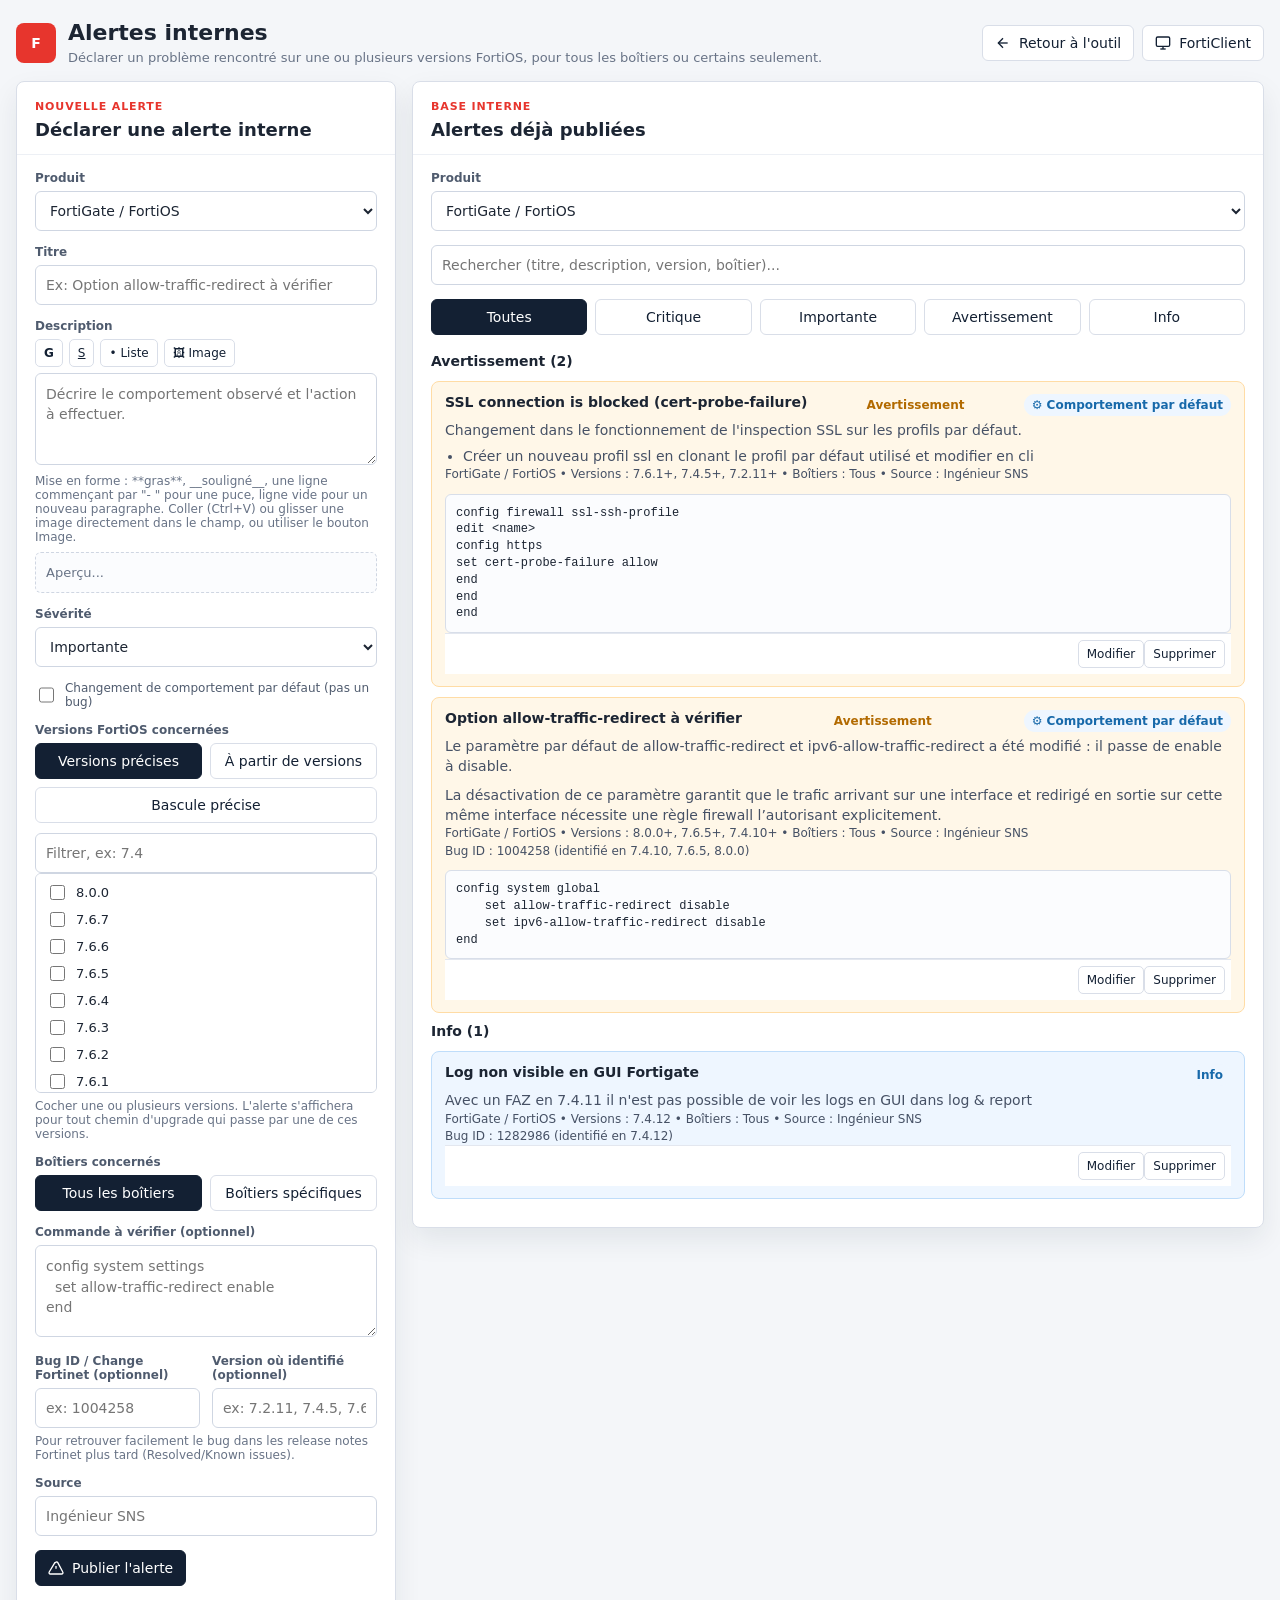
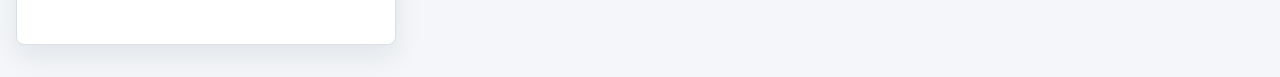
<file: app/alerte/index.html>
<!doctype html>
<html lang="fr">
<head>
  <meta charset="utf-8" />
  <meta name="viewport" content="width=device-width, initial-scale=1" />
  <title>Alertes internes — FortiOS Upgrade Intelligence</title>
  <link rel="stylesheet" href="../shared.css" />
</head>
<body>
  <main class="shell">
    <header class="topbar">
      <div class="brand-block">
        <div class="mark">F</div>
        <div>
          <h1>Alertes internes</h1>
          <p class="subtitle">Déclarer un problème rencontré sur une ou plusieurs versions FortiOS, pour tous les boîtiers ou certains seulement.</p>
        </div>
      </div>
      <div class="toolbar">
        <a class="btn" href="../" title="Retour à l'outil de chemin d'upgrade">
          <svg viewBox="0 0 24 24" fill="none" stroke="currentColor"><path d="M19 12H5"/><path d="m12 19-7-7 7-7"/></svg>
          Retour à l'outil
        </a>
        <a class="btn" href="../forticlient/" title="Versions et compatibilité FortiClient / FortiClient EMS">
          <svg viewBox="0 0 24 24" fill="none" stroke="currentColor"><rect x="2" y="3" width="20" height="14" rx="2"/><path d="M8 21h8"/><path d="M12 17v4"/></svg>
          FortiClient
        </a>
      </div>
    </header>

    <section class="grid">
      <aside class="panel">
        <div class="panel-header">
          <p class="eyebrow">Nouvelle alerte</p>
          <h2 class="panel-title">Déclarer une alerte interne</h2>
        </div>
        <div class="panel-body">
          <div class="field">
            <label for="productSelect">Produit</label>
            <select id="productSelect"></select>
          </div>
          <div class="field">
            <label for="titleInput">Titre</label>
            <input type="text" id="titleInput" placeholder="Ex: Option allow-traffic-redirect à vérifier" autocomplete="off" />
          </div>
          <div class="field">
            <label for="descriptionInput">Description</label>
            <div class="rich-toolbar">
              <button type="button" class="mini" id="boldButton" title="Gras (**texte**)"><b>G</b></button>
              <button type="button" class="mini" id="underlineButton" title="Souligné (__texte__)"><u>S</u></button>
              <button type="button" class="mini" id="bulletButton" title="Liste à puces">• Liste</button>
              <button type="button" class="mini" id="imageButton" title="Insérer une capture d'écran">🖼 Image</button>
              <input type="file" id="imageFileInput" class="file-input" accept="image/png,image/jpeg,image/gif,image/webp" />
            </div>
            <textarea id="descriptionInput" placeholder="Décrire le comportement observé et l'action à effectuer."></textarea>
            <p class="hint">Mise en forme : **gras**, __souligné__, une ligne commençant par "- " pour une puce, ligne vide pour un nouveau paragraphe. Coller (Ctrl+V) ou glisser une image directement dans le champ, ou utiliser le bouton Image.</p>
            <div class="rich-preview rich-text" id="descriptionPreview"></div>
          </div>
          <div class="field">
            <label for="severitySelect">Sévérité</label>
            <select id="severitySelect">
              <option value="critical">Critique</option>
              <option value="important" selected>Importante</option>
              <option value="warning">Avertissement</option>
              <option value="info">Info</option>
            </select>
          </div>
          <div class="field">
            <label style="display: flex; align-items: center; gap: 8px; font-weight: 400;">
              <input type="checkbox" id="behaviorChangeInput" style="width: 16px; height: 16px;" />
              Changement de comportement par défaut (pas un bug)
            </label>
          </div>

          <div class="field">
            <label>Versions FortiOS concernées</label>
            <div class="toggle-group" style="flex-wrap: wrap;">
              <button type="button" class="btn active" id="versionModeExactButton">Versions précises</button>
              <button type="button" class="btn" id="versionModeFromButton">À partir de versions</button>
              <button type="button" class="btn" id="versionModeHopButton">Bascule précise</button>
            </div>

            <div id="versionExactField" style="margin-top: 10px;">
              <input type="text" id="versionSearch" placeholder="Filtrer, ex: 7.4" autocomplete="off" />
              <div class="check-list" id="versionList"></div>
              <p class="hint">Cocher une ou plusieurs versions. L'alerte s'affichera pour tout chemin d'upgrade qui passe par une de ces versions.</p>
            </div>

            <div class="field hidden" id="versionFromField" style="margin-top: 10px;">
              <label>À partir de (une par branche concernée)</label>
              <input type="text" id="minVersionSearch" placeholder="Filtrer, ex: 7.4" autocomplete="off" />
              <div class="check-list" id="minVersionList"></div>
              <p class="hint">Cocher un point de départ par branche concernée (ex: 7.2.11 et 7.4.5 et 7.6.1 pour un correctif backporté dans ces trois branches). L'alerte s'affiche pour cette version et les versions suivantes de la même branche (7.4.5 déclenche sur 7.4.5+, mais pas sur 7.2.x ni 7.6.x sauf si cochées aussi).</p>
            </div>

            <div class="field hidden" id="versionHopField" style="margin-top: 10px;">
              <label>Bascule concernée</label>
              <div class="version-row">
                <div class="field">
                  <label for="hopFromSelect">Version de départ</label>
                  <select id="hopFromSelect"></select>
                </div>
                <div class="field">
                  <label for="hopToSelect">Version cible</label>
                  <select id="hopToSelect"></select>
                </div>
              </div>
              <p class="hint">Pour un bug qui ne se déclenche que pour CETTE bascule précise (ex: perte de <code>config system global</code> en passant de 7.6.6 à 7.6.7), pas pour toute upgrade qui passe par la version cible. L'alerte ne s'affiche que si le chemin calculé contient exactement ce saut.</p>
            </div>
          </div>

          <div class="field">
            <label>Boîtiers concernés</label>
            <div class="toggle-group">
              <button type="button" class="btn active" id="scopeAllButton">Tous les boîtiers</button>
              <button type="button" class="btn" id="scopeSomeButton">Boîtiers spécifiques</button>
            </div>
            <div class="field hidden" id="modelPickerField" style="margin-top: 10px;">
              <input type="text" id="modelSearch" placeholder="Filtrer, ex: 90G, 100F..." autocomplete="off" />
              <div class="check-list" id="modelList"></div>
            </div>
          </div>

          <div class="field">
            <label for="commandInput">Commande à vérifier (optionnel)</label>
            <textarea id="commandInput" placeholder="config system settings&#10;  set allow-traffic-redirect enable&#10;end"></textarea>
          </div>

          <div class="version-row">
            <div class="field">
              <label for="bugIdInput">Bug ID / Change Fortinet (optionnel)</label>
              <input type="text" id="bugIdInput" placeholder="ex: 1004258" autocomplete="off" />
            </div>
            <div class="field">
              <label for="bugVersionInput">Version où identifié (optionnel)</label>
              <input type="text" id="bugVersionInput" placeholder="ex: 7.2.11, 7.4.5, 7.6.1" autocomplete="off" />
            </div>
          </div>
          <p class="hint" style="margin-top: -8px; margin-bottom: 14px;">Pour retrouver facilement le bug dans les release notes Fortinet plus tard (Resolved/Known issues).</p>

          <div class="field">
            <label for="sourceInput">Source</label>
            <input type="text" id="sourceInput" placeholder="Ingénieur SNS" autocomplete="off" />
          </div>

          <div class="toolbar" style="justify-content: flex-start;">
            <button class="btn primary" id="submitButton">
              <svg viewBox="0 0 24 24" fill="none" stroke="currentColor"><path d="M10.29 3.86 1.82 18a2 2 0 0 0 1.71 3h16.94a2 2 0 0 0 1.71-3L14.71 3.86a2 2 0 0 0-3.42 0Z"/><path d="M12 9v4"/><path d="M12 17h.01"/></svg>
              <span id="submitButtonLabel">Publier l'alerte</span>
            </button>
            <button class="btn hidden" id="cancelEditButton" type="button">Annuler la modification</button>
          </div>
          <p class="message" id="formMessage"></p>
        </div>
      </aside>

      <section class="panel">
        <div class="panel-header">
          <p class="eyebrow">Base interne</p>
          <h2 class="panel-title">Alertes déjà publiées</h2>
        </div>
        <div class="panel-body" style="padding-bottom: 0;">
          <div class="field">
            <label for="productFilterSelect">Produit</label>
            <select id="productFilterSelect"></select>
          </div>
          <div class="field">
            <input type="text" id="advisorySearch" placeholder="Rechercher (titre, description, version, boîtier)..." autocomplete="off" />
          </div>
          <div class="toggle-group" id="severityFilterGroup" style="justify-content: flex-start; flex-wrap: wrap;">
            <button type="button" class="btn active" data-severity-filter="all">Toutes</button>
            <button type="button" class="btn" data-severity-filter="critical">Critique</button>
            <button type="button" class="btn" data-severity-filter="important">Importante</button>
            <button type="button" class="btn" data-severity-filter="warning">Avertissement</button>
            <button type="button" class="btn" data-severity-filter="info">Info</button>
          </div>
        </div>
        <div class="content-band" id="advisoryList"></div>
      </section>
    </section>
  </main>

  <script src="app.js"></script>
</body>
</html>
</file>
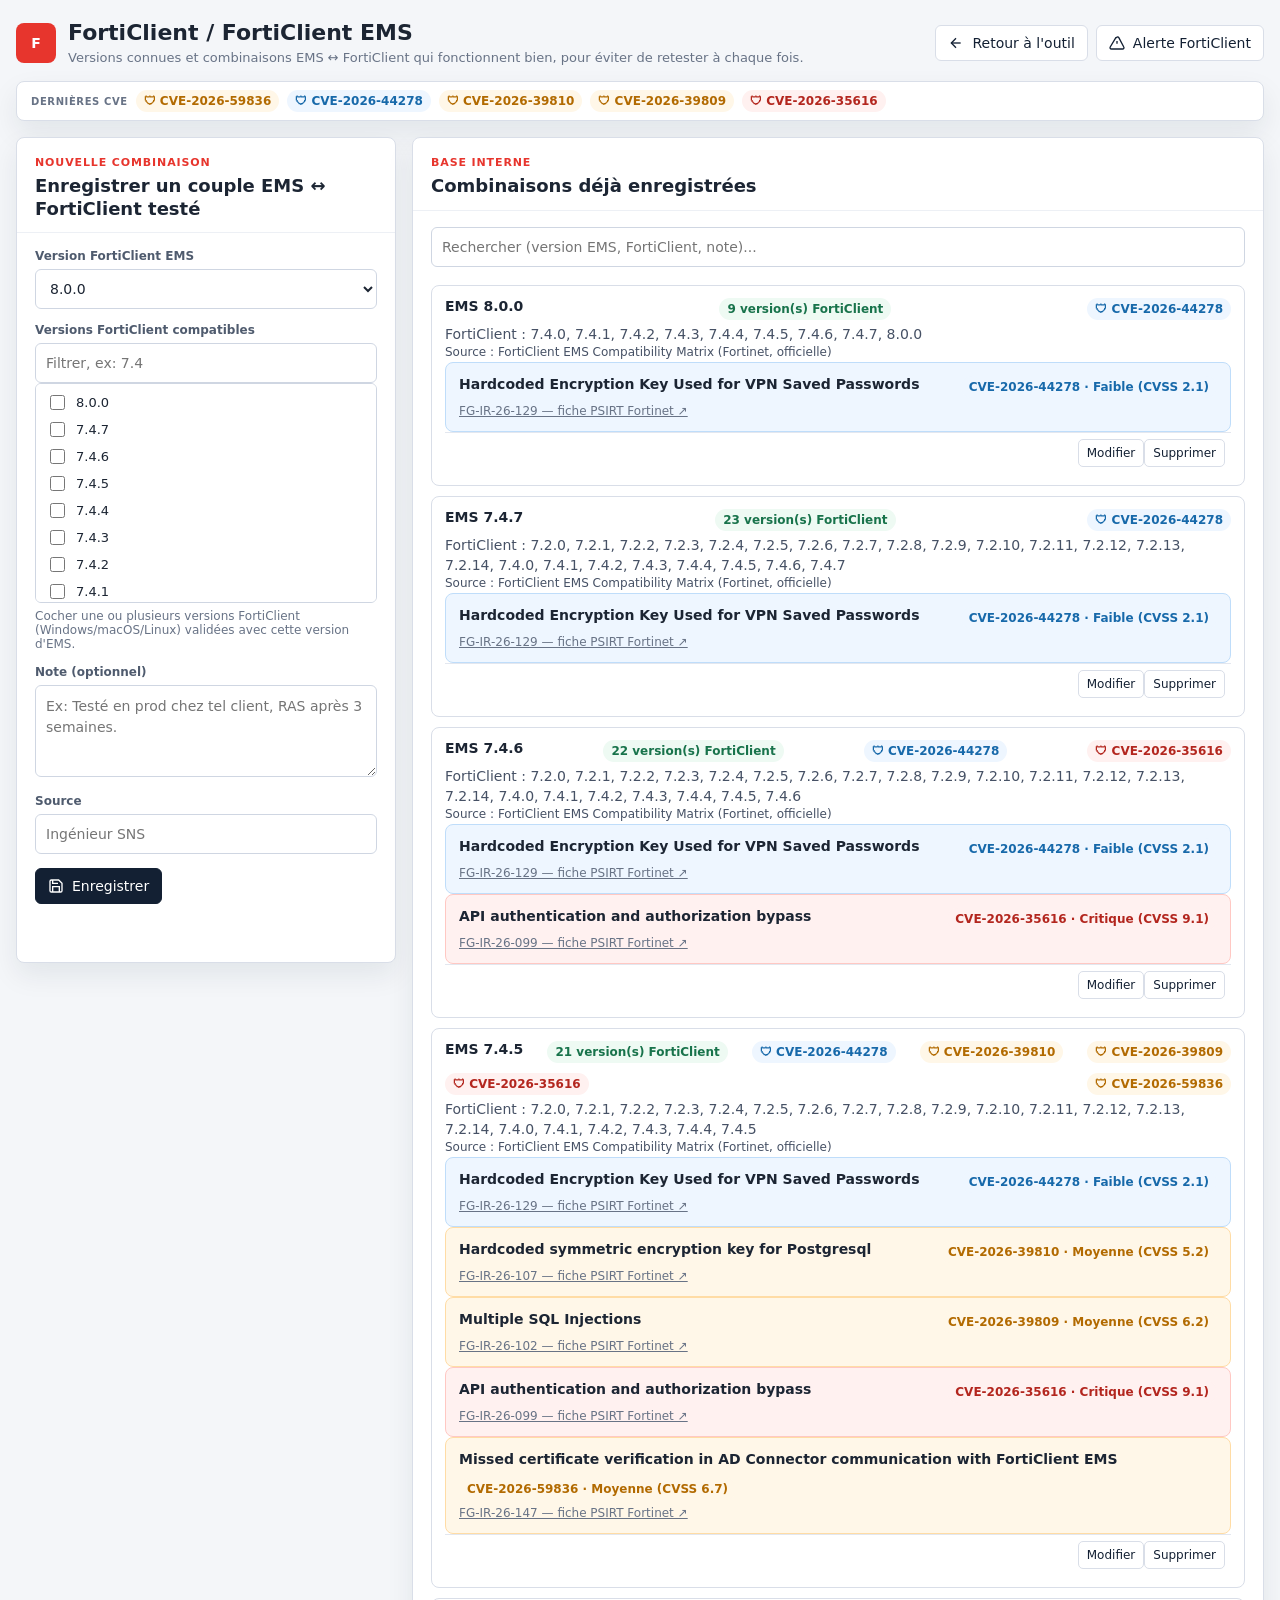
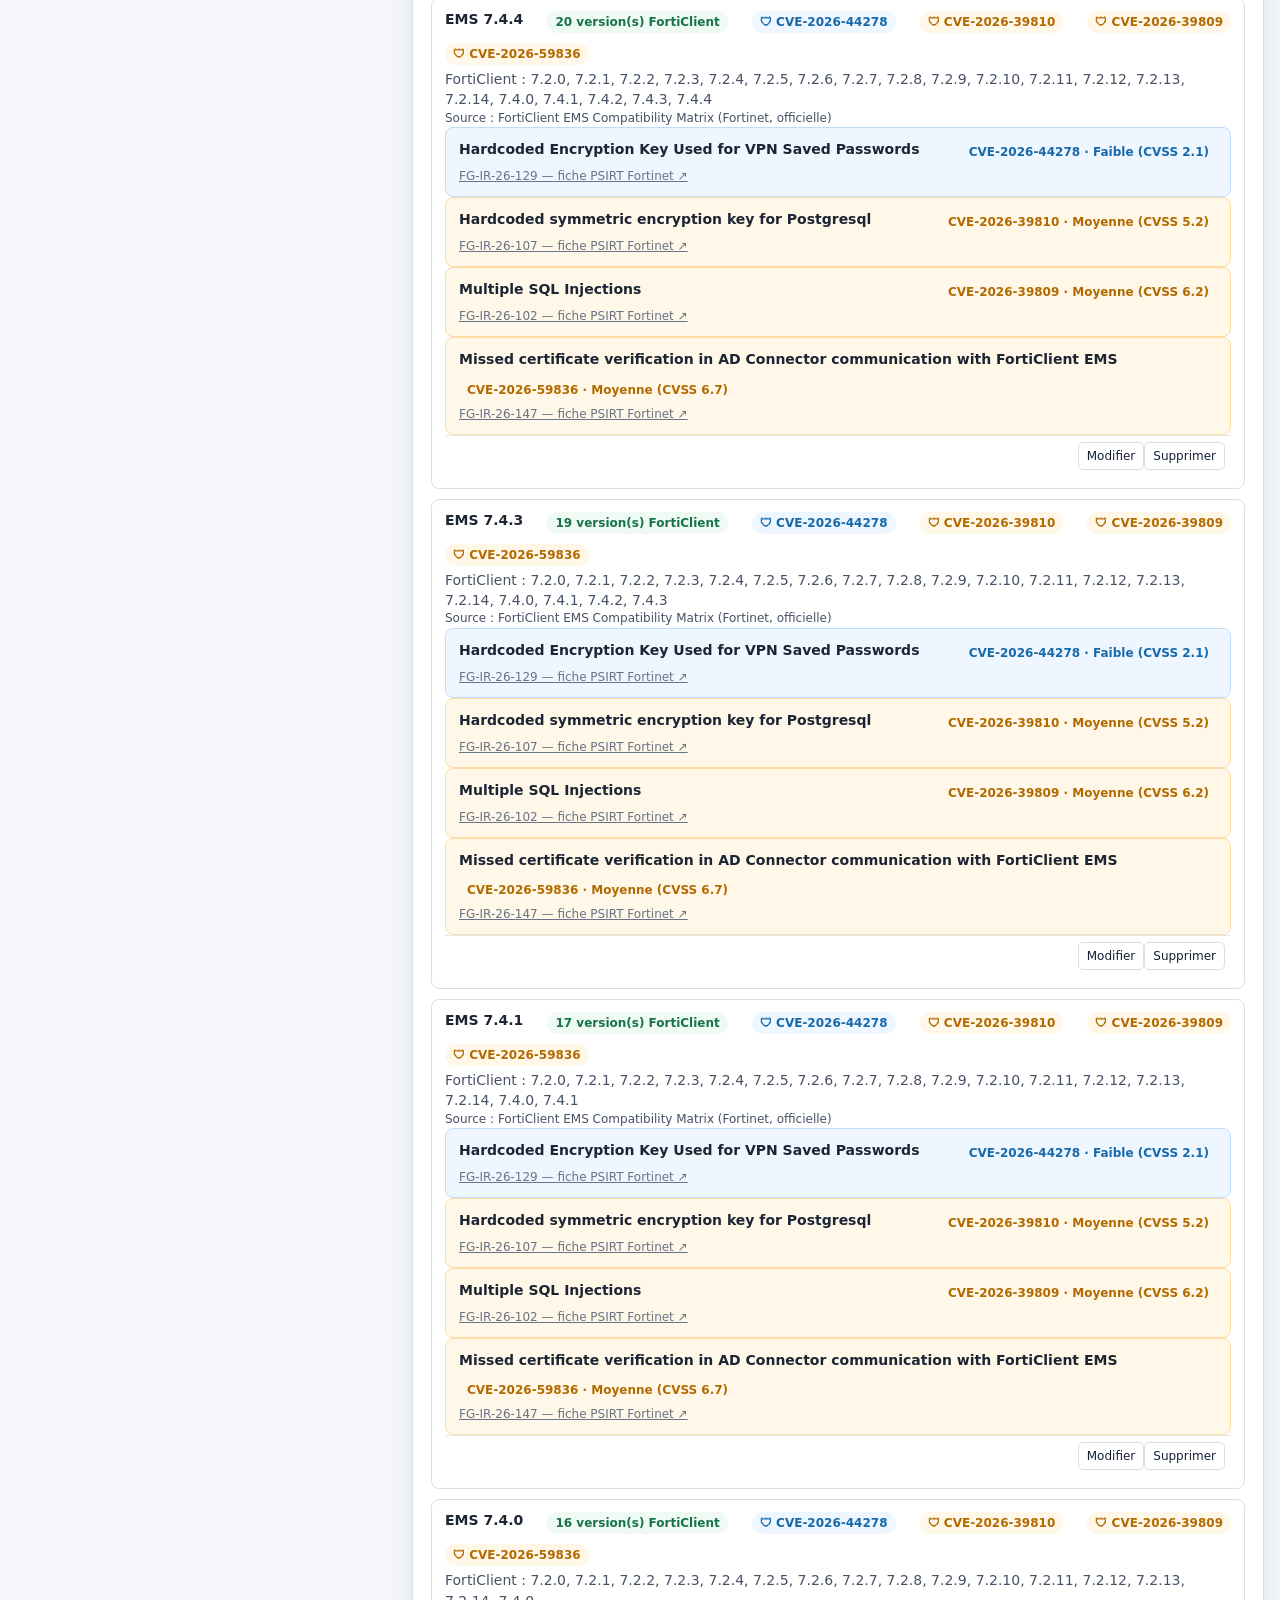
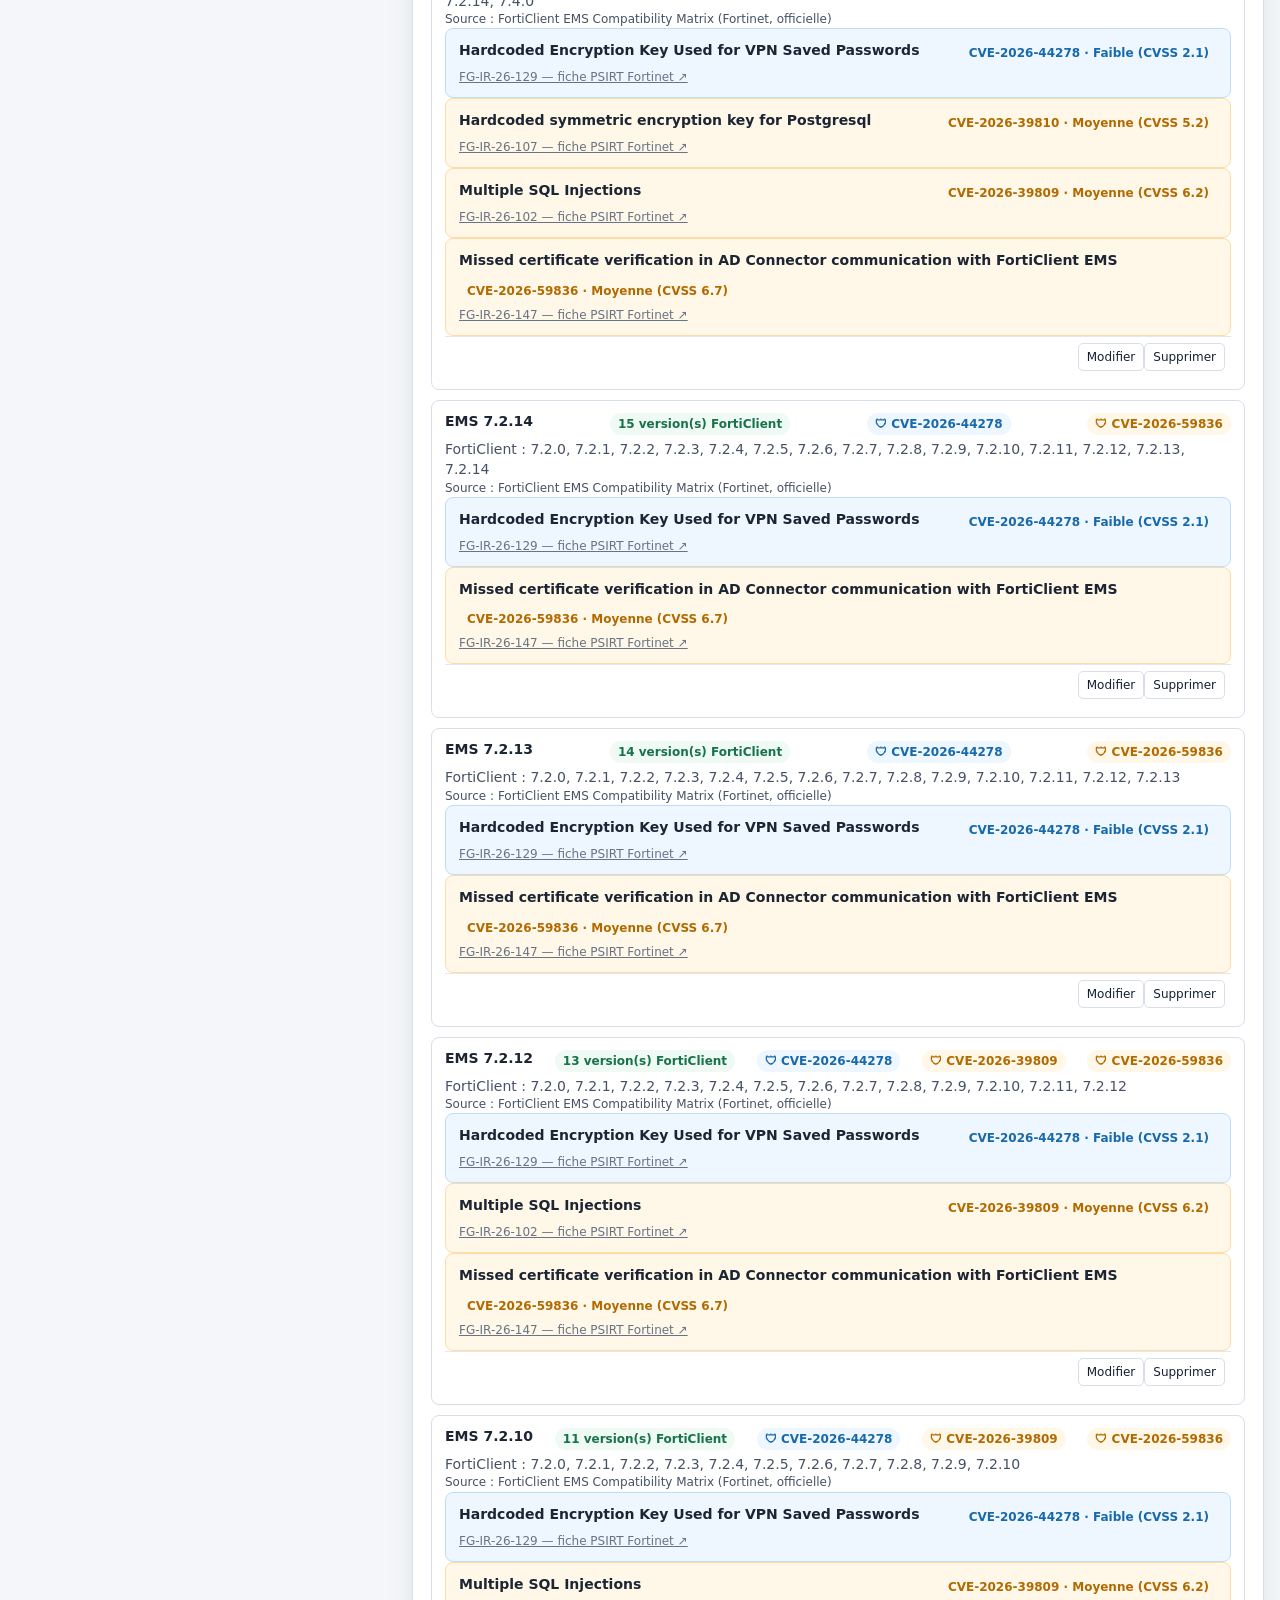
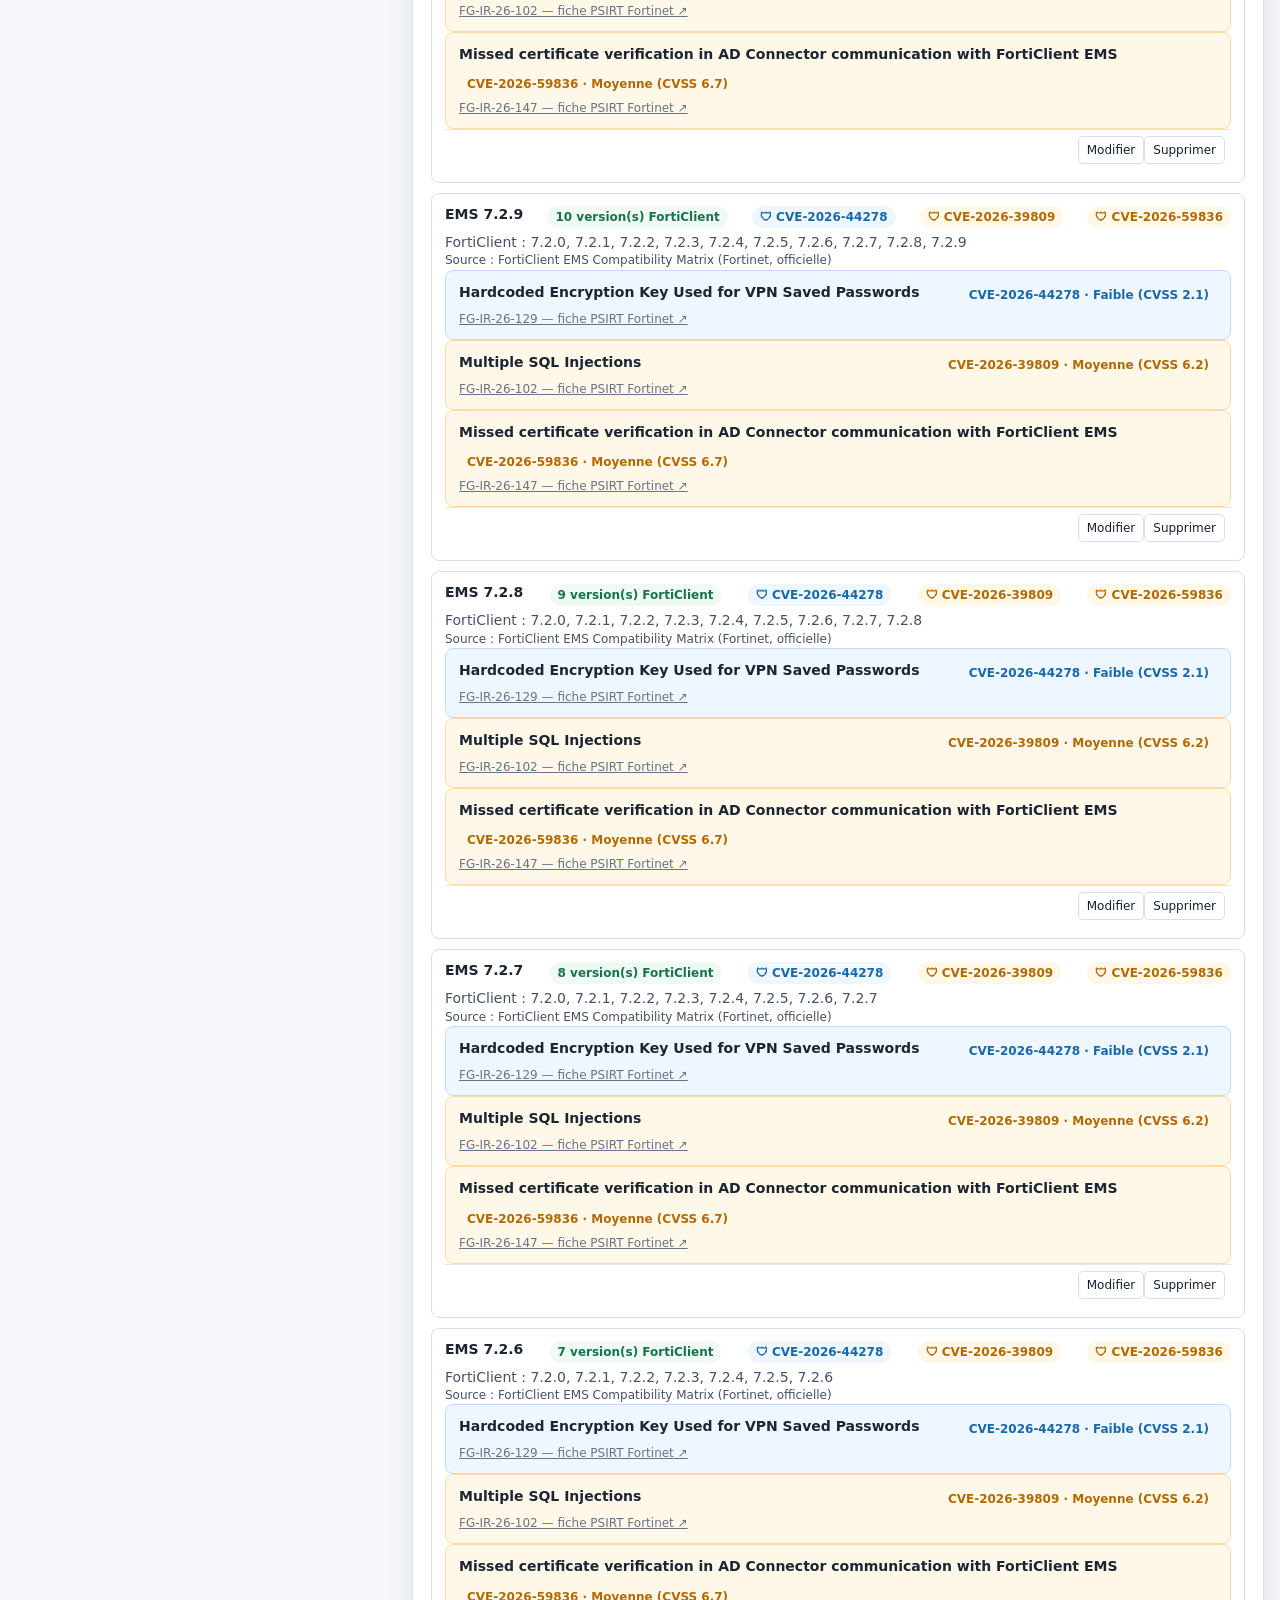
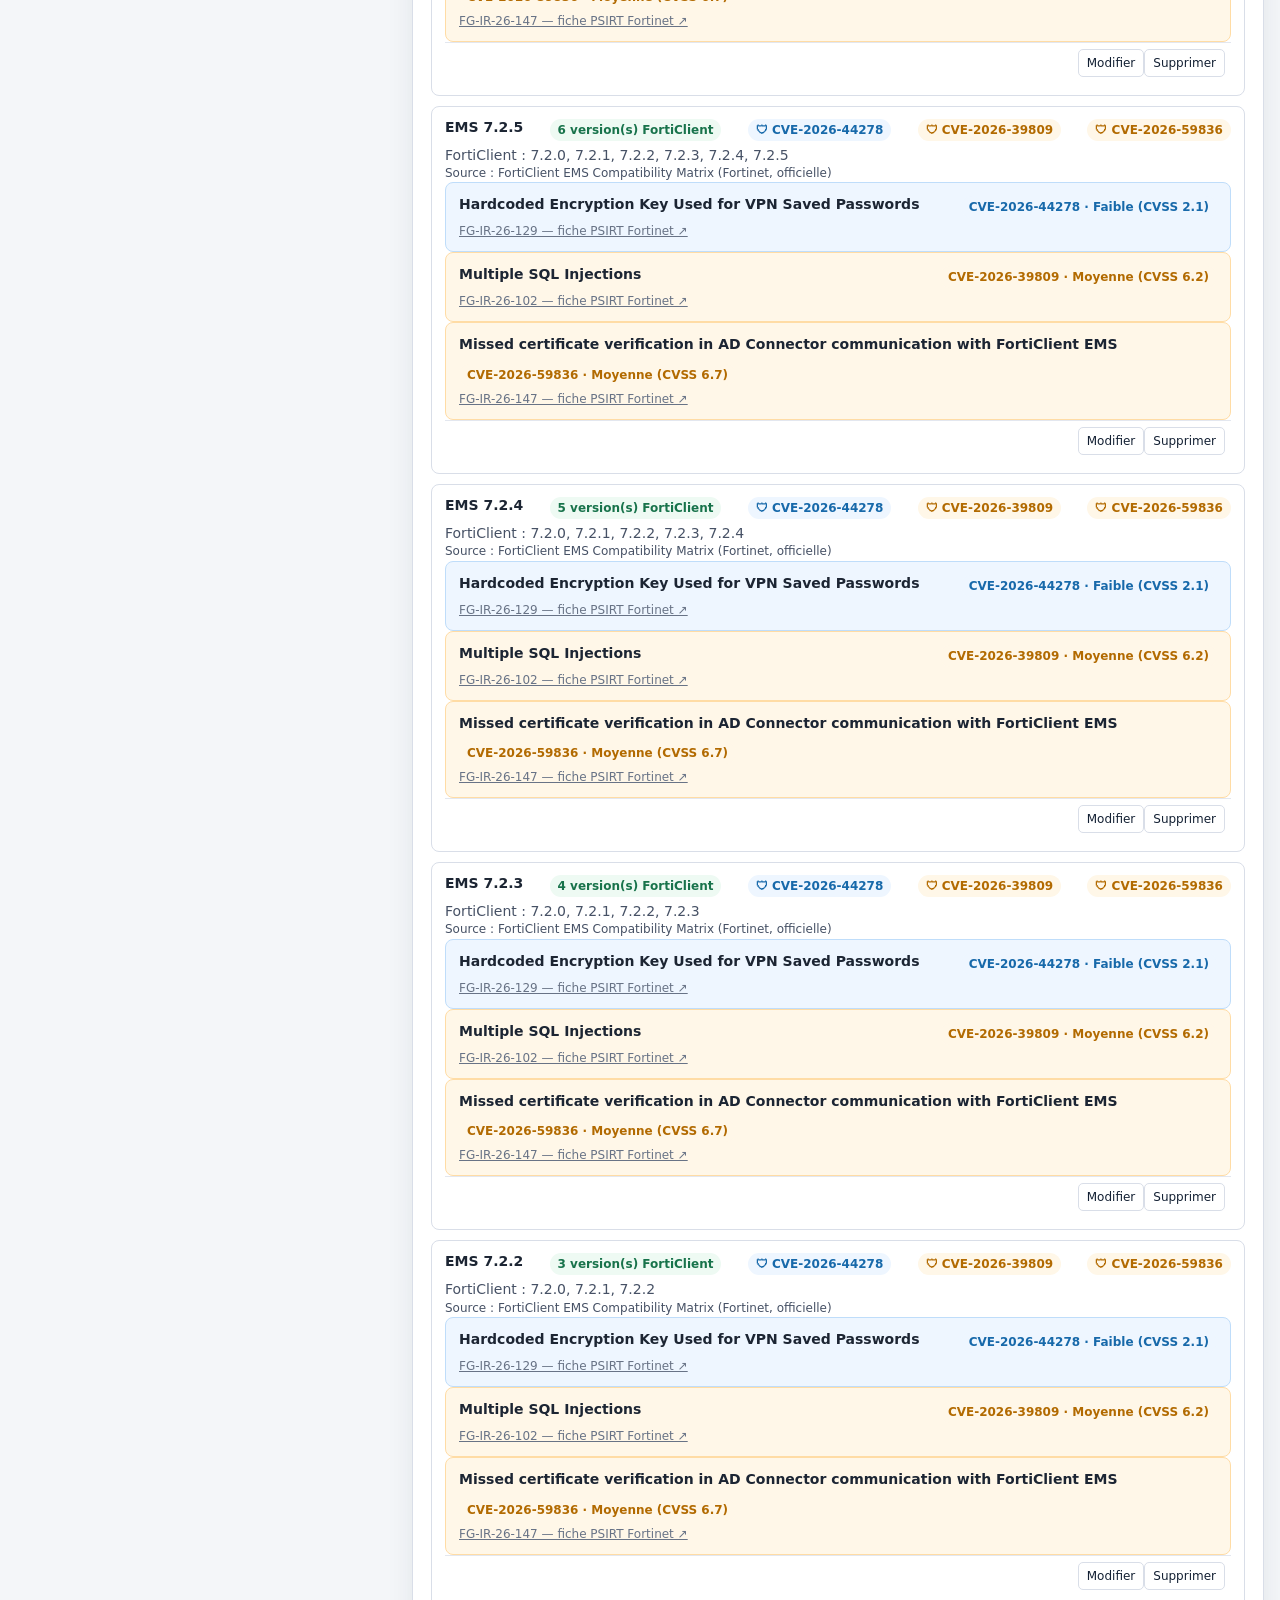
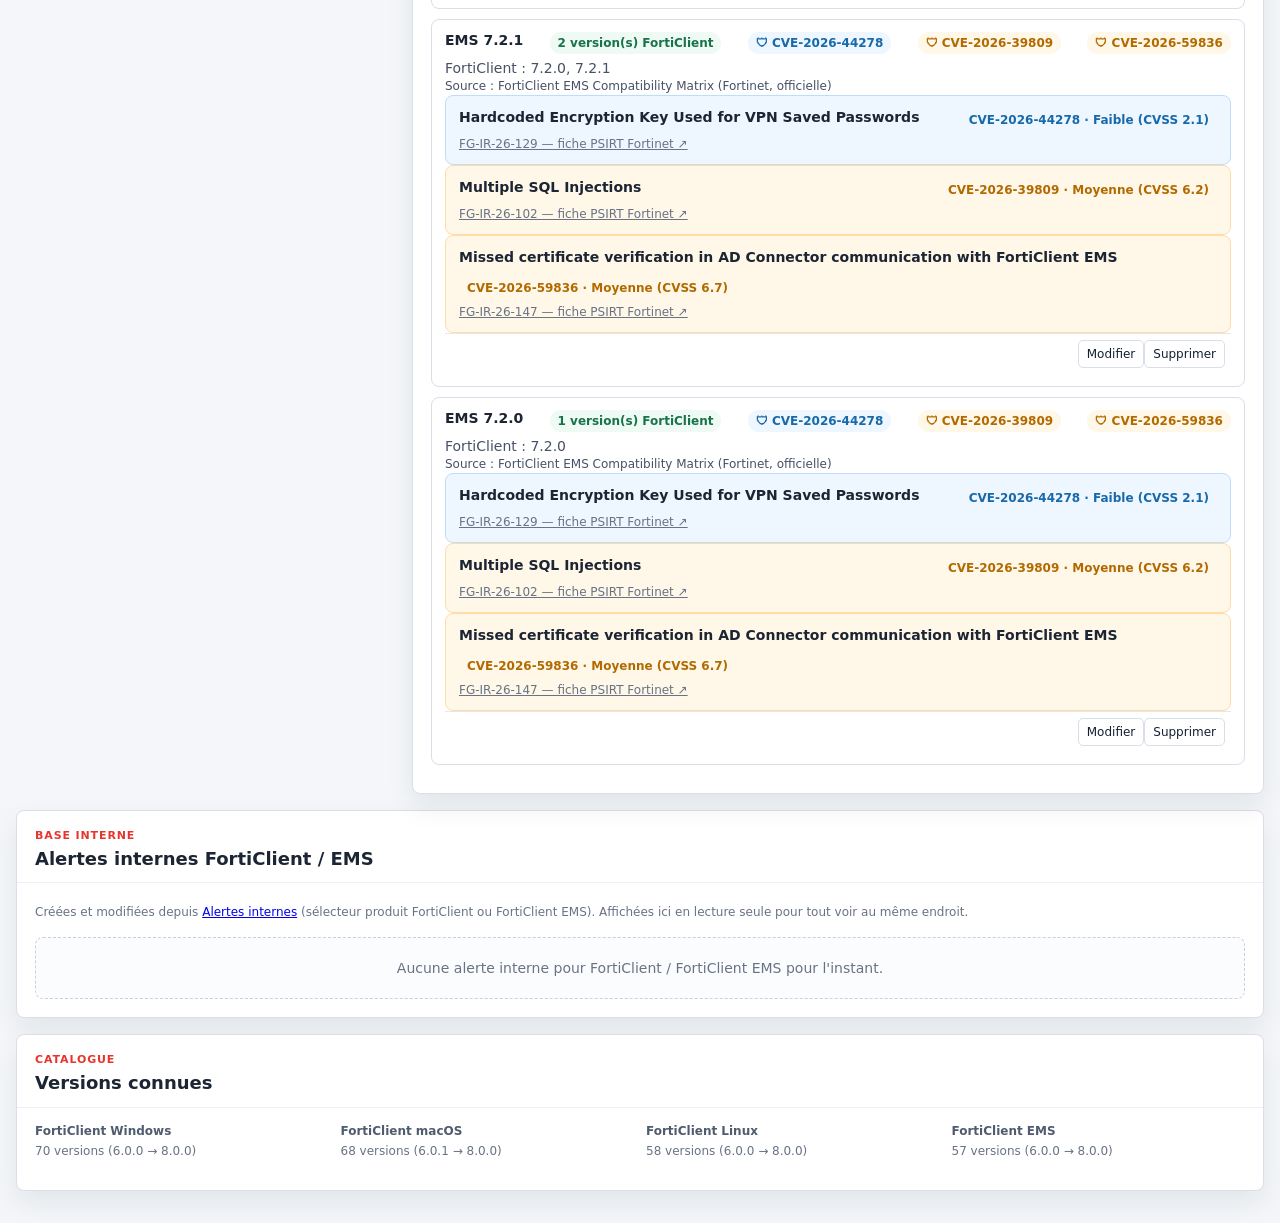
<file: app/forticlient/index.html>
<!doctype html>
<html lang="fr">
<head>
  <meta charset="utf-8" />
  <meta name="viewport" content="width=device-width, initial-scale=1" />
  <title>FortiClient — FortiOS Upgrade Intelligence</title>
  <link rel="stylesheet" href="../shared.css" />
</head>
<body>
  <main class="shell">
    <header class="topbar">
      <div class="brand-block">
        <div class="mark">F</div>
        <div>
          <h1>FortiClient / FortiClient EMS</h1>
          <p class="subtitle">Versions connues et combinaisons EMS ↔ FortiClient qui fonctionnent bien, pour éviter de retester à chaque fois.</p>
        </div>
      </div>
      <div class="toolbar">
        <a class="btn" href="../" title="Retour à l'outil de chemin d'upgrade">
          <svg viewBox="0 0 24 24" fill="none" stroke="currentColor"><path d="M19 12H5"/><path d="m12 19-7-7 7-7"/></svg>
          Retour à l'outil
        </a>
        <a class="btn" href="../alerte/?product=forticlient" title="Déclarer ou consulter une alerte interne FortiClient/EMS">
          <svg viewBox="0 0 24 24" fill="none" stroke="currentColor"><path d="M10.29 3.86 1.82 18a2 2 0 0 0 1.71 3h16.94a2 2 0 0 0 1.71-3L14.71 3.86a2 2 0 0 0-3.42 0Z"/><path d="M12 9v4"/><path d="M12 17h.01"/></svg>
          Alerte FortiClient
        </a>
      </div>
    </header>

    <section class="briefing-bar" id="briefingPanel"></section>

    <section class="grid">
      <aside class="panel">
        <div class="panel-header">
          <p class="eyebrow">Nouvelle combinaison</p>
          <h2 class="panel-title">Enregistrer un couple EMS ↔ FortiClient testé</h2>
        </div>
        <div class="panel-body">
          <div class="field">
            <label for="emsVersionSelect">Version FortiClient EMS</label>
            <select id="emsVersionSelect"></select>
          </div>

          <div class="field">
            <label>Versions FortiClient compatibles</label>
            <input type="text" id="clientVersionSearch" placeholder="Filtrer, ex: 7.4" autocomplete="off" />
            <div class="check-list" id="clientVersionList"></div>
            <p class="hint">Cocher une ou plusieurs versions FortiClient (Windows/macOS/Linux) validées avec cette version d'EMS.</p>
          </div>

          <div class="field">
            <label for="noteInput">Note (optionnel)</label>
            <textarea id="noteInput" placeholder="Ex: Testé en prod chez tel client, RAS après 3 semaines."></textarea>
          </div>

          <div class="field">
            <label for="sourceInput">Source</label>
            <input type="text" id="sourceInput" placeholder="Ingénieur SNS" autocomplete="off" />
          </div>

          <div class="toolbar" style="justify-content: flex-start;">
            <button class="btn primary" id="submitButton">
              <svg viewBox="0 0 24 24" fill="none" stroke="currentColor"><path d="M19 21H5a2 2 0 0 1-2-2V5a2 2 0 0 1 2-2h11l5 5v11a2 2 0 0 1-2 2Z"/><path d="M17 21v-8H7v8"/><path d="M7 3v5h8"/></svg>
              <span id="submitButtonLabel">Enregistrer</span>
            </button>
            <button class="btn hidden" id="cancelEditButton" type="button">Annuler la modification</button>
          </div>
          <p class="message" id="formMessage"></p>
        </div>
      </aside>

      <section class="panel">
        <div class="panel-header">
          <p class="eyebrow">Base interne</p>
          <h2 class="panel-title">Combinaisons déjà enregistrées</h2>
        </div>
        <div class="panel-body" style="padding-bottom: 0;">
          <input type="text" id="compatSearch" placeholder="Rechercher (version EMS, FortiClient, note)..." autocomplete="off" />
        </div>
        <div class="content-band" id="compatList"></div>
      </section>
    </section>

    <section class="panel" style="margin-top: 16px;">
      <div class="panel-header">
        <p class="eyebrow">Base interne</p>
        <h2 class="panel-title">Alertes internes FortiClient / EMS</h2>
      </div>
      <div class="panel-body" style="padding-bottom: 0;">
        <p class="hint">Créées et modifiées depuis <a href="../alerte/?product=forticlient">Alertes internes</a> (sélecteur produit FortiClient ou FortiClient EMS). Affichées ici en lecture seule pour tout voir au même endroit.</p>
      </div>
      <div class="content-band" id="advisoryList"></div>
    </section>

    <section class="panel" style="margin-top: 16px;">
      <div class="panel-header">
        <p class="eyebrow">Catalogue</p>
        <h2 class="panel-title">Versions connues</h2>
      </div>
      <div class="panel-body">
        <div class="version-row" style="grid-template-columns: repeat(4, 1fr);">
          <div class="field">
            <label>FortiClient Windows</label>
            <div class="hint" id="windowsVersionSummary">-</div>
          </div>
          <div class="field">
            <label>FortiClient macOS</label>
            <div class="hint" id="macosVersionSummary">-</div>
          </div>
          <div class="field">
            <label>FortiClient Linux</label>
            <div class="hint" id="linuxVersionSummary">-</div>
          </div>
          <div class="field">
            <label>FortiClient EMS</label>
            <div class="hint" id="emsVersionSummary">-</div>
          </div>
        </div>
      </div>
    </section>
  </main>

  <script src="app.js"></script>
</body>
</html>
</file>
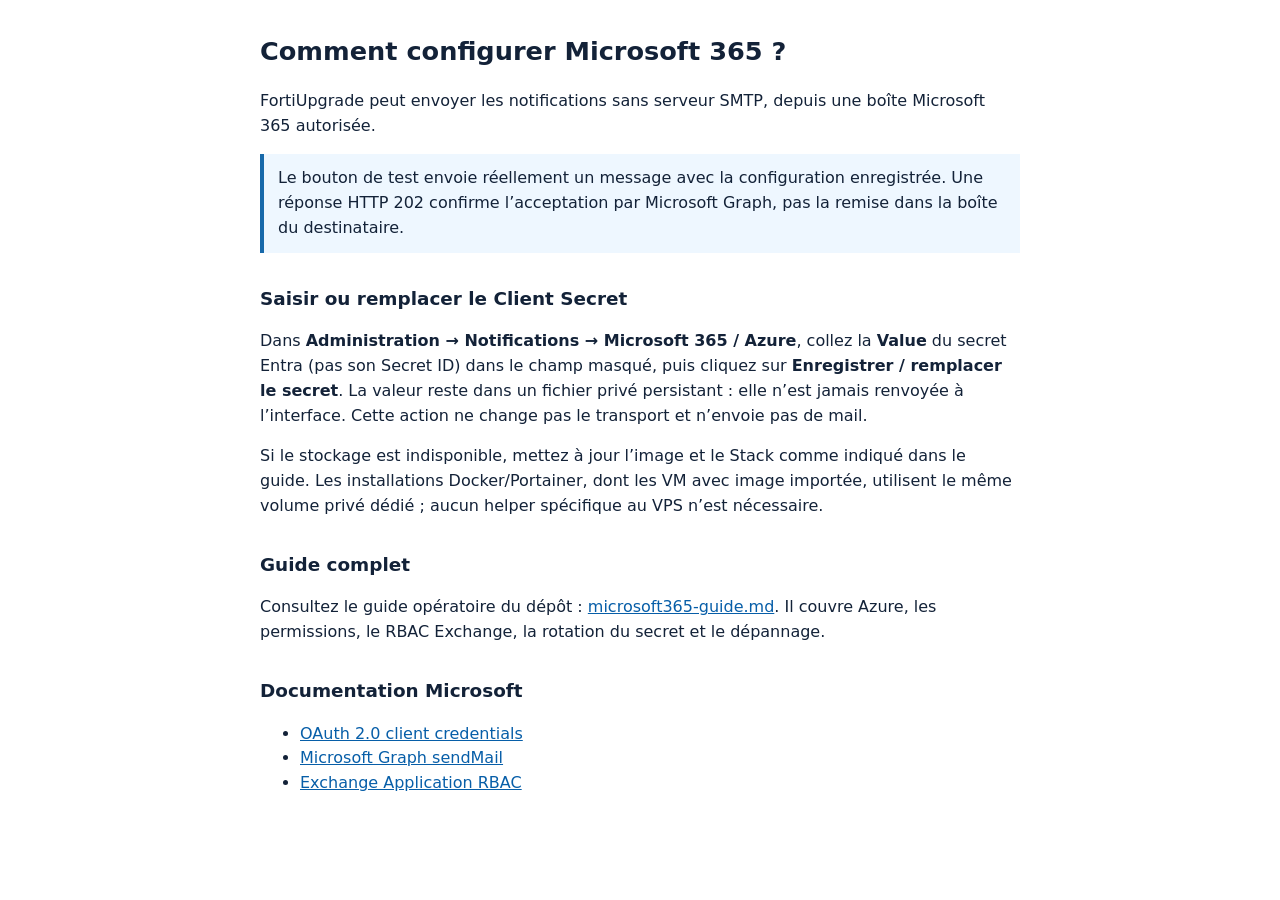
<file: app/cert/microsoft365-help.html>
<!doctype html>
<html lang="fr">
<head>
  <meta charset="utf-8">
  <meta name="viewport" content="width=device-width, initial-scale=1">
  <title>Configuration Microsoft 365 — FortiUpgrade</title>
  <style>
    :root { color-scheme: light; font-family: system-ui, -apple-system, sans-serif; }
    body { max-width: 760px; margin: 0 auto; padding: 32px 20px; color: #132238; line-height: 1.55; }
    h1 { font-size: 1.6rem; margin-top: 0; }
    h2 { font-size: 1.15rem; margin-top: 2rem; }
    code { padding: .1rem .3rem; background: #eef4fa; border-radius: 4px; }
    .note { padding: 12px 14px; border-left: 4px solid #1769aa; background: #eef7ff; }
    a { color: #075ea8; }
  </style>
</head>
<body>
  <h1>Comment configurer Microsoft 365 ?</h1>
  <p>FortiUpgrade peut envoyer les notifications sans serveur SMTP, depuis une boîte Microsoft 365 autorisée.</p>
  <p class="note">Le bouton de test envoie réellement un message avec la configuration enregistrée. Une réponse HTTP 202 confirme l’acceptation par Microsoft Graph, pas la remise dans la boîte du destinataire.</p>
  <h2>Saisir ou remplacer le Client Secret</h2>
  <p>Dans <strong>Administration → Notifications → Microsoft 365 / Azure</strong>, collez la <strong>Value</strong> du secret Entra (pas son Secret ID) dans le champ masqué, puis cliquez sur <strong>Enregistrer / remplacer le secret</strong>. La valeur reste dans un fichier privé persistant : elle n’est jamais renvoyée à l’interface. Cette action ne change pas le transport et n’envoie pas de mail.</p>
  <p>Si le stockage est indisponible, mettez à jour l’image et le Stack comme indiqué dans le guide. Les installations Docker/Portainer, dont les VM avec image importée, utilisent le même volume privé dédié ; aucun helper spécifique au VPS n’est nécessaire.</p>
  <h2>Guide complet</h2>
  <p>Consultez le guide opératoire du dépôt : <a href="./microsoft365-guide.md">microsoft365-guide.md</a>. Il couvre Azure, les permissions, le RBAC Exchange, la rotation du secret et le dépannage.</p>
  <h2>Documentation Microsoft</h2>
  <ul>
    <li><a href="https://learn.microsoft.com/en-us/entra/identity-platform/v2-oauth2-client-creds-grant-flow">OAuth 2.0 client credentials</a></li>
    <li><a href="https://learn.microsoft.com/en-us/graph/api/user-sendmail?view=graph-rest-1.0">Microsoft Graph sendMail</a></li>
    <li><a href="https://learn.microsoft.com/en-us/exchange/permissions-exo/application-rbac">Exchange Application RBAC</a></li>
  </ul>
</body>
</html>
</file>
<file: app/shared.css>
:root {
  --bg: #f4f6f9;
  --panel: #ffffff;
  --text: #1c2533;
  --muted: #687386;
  --line: #d9dee8;
  --soft-line: #edf0f5;
  --brand: #e7352d;
  --brand-dark: #b92721;
  --ink: #132033;
  --info: #1769aa;
  --warn: #b26a00;
  --danger: #b3261e;
  --ok: #18734b;
  --soft-red: #fff1f0;
  --soft-blue: #eef6ff;
  --soft-yellow: #fff7e8;
  --soft-green: #eefaf3;
  --shadow: 0 12px 28px rgba(19, 32, 51, 0.08);
  font-family: Inter, ui-sans-serif, system-ui, -apple-system, BlinkMacSystemFont, "Segoe UI", sans-serif;
}

* { box-sizing: border-box; }

body {
  margin: 0;
  min-height: 100vh;
  background: var(--bg);
  color: var(--text);
  font-size: 14px;
}

button, input, select, textarea {
  font: inherit;
}

button {
  border: 0;
  cursor: pointer;
}

.shell {
  width: min(1560px, calc(100vw - 32px));
  margin: 0 auto;
  padding: 20px 0 32px;
}

.topbar {
  display: flex;
  align-items: center;
  justify-content: space-between;
  gap: 16px;
  margin-bottom: 16px;
}

.brand-block {
  display: flex;
  align-items: center;
  gap: 12px;
  min-width: 0;
}

.mark {
  width: 40px;
  height: 40px;
  border-radius: 8px;
  display: grid;
  place-items: center;
  color: #fff;
  background: var(--brand);
  font-weight: 800;
  letter-spacing: 0;
}

h1 {
  margin: 0;
  font-size: 22px;
  line-height: 1.2;
  letter-spacing: 0;
}

.subtitle {
  margin: 4px 0 0;
  color: var(--muted);
  font-size: 13px;
}

.toolbar {
  display: flex;
  align-items: center;
  gap: 8px;
  flex-wrap: wrap;
  justify-content: flex-end;
}

.btn {
  min-height: 36px;
  padding: 0 12px;
  border: 1px solid var(--line);
  border-radius: 6px;
  background: #fff;
  color: var(--ink);
  display: inline-flex;
  align-items: center;
  gap: 8px;
  white-space: nowrap;
  text-decoration: none;
}

.btn svg {
  width: 16px;
  height: 16px;
  stroke-width: 2;
}

.btn.primary {
  border-color: var(--ink);
  background: var(--ink);
  color: #fff;
}

.btn.danger {
  border-color: #ffcdc9;
  color: var(--brand-dark);
}

.btn:disabled {
  opacity: 0.55;
  cursor: not-allowed;
}

.grid {
  display: grid;
  grid-template-columns: 380px minmax(0, 1fr);
  gap: 16px;
  align-items: start;
}

.sidebar-stack {
  display: grid;
  gap: 16px;
}

.history-list {
  list-style: none;
  margin: 10px 0 0;
  padding: 0;
  display: grid;
  gap: 8px;
}

.history-item {
  width: 100%;
  display: flex;
  flex-direction: column;
  align-items: flex-start;
  gap: 2px;
  padding: 8px 10px;
  border: 1px solid var(--soft-line);
  border-radius: 6px;
  background: #fbfcfe;
  text-align: left;
}

.history-item:hover {
  background: var(--soft-blue);
  border-color: var(--line);
}

.history-item-title {
  font-weight: 700;
}

.panel {
  background: var(--panel);
  border: 1px solid var(--line);
  border-radius: 8px;
  box-shadow: var(--shadow);
}

.panel-header {
  padding: 18px 18px 12px;
  border-bottom: 1px solid var(--soft-line);
}

.eyebrow {
  margin: 0 0 6px;
  color: var(--brand);
  font-size: 11px;
  font-weight: 800;
  letter-spacing: 0.08em;
  text-transform: uppercase;
}

.panel-title {
  margin: 0;
  font-size: 18px;
  line-height: 1.25;
  letter-spacing: 0;
}

.panel-body {
  padding: 16px 18px 18px;
}

.briefing-bar {
  display: flex;
  align-items: center;
  flex-wrap: wrap;
  gap: 8px;
  margin-bottom: 16px;
  padding: 8px 14px;
  border: 1px solid var(--line);
  border-radius: 8px;
  background: var(--panel);
  box-shadow: var(--shadow);
  font-size: 12px;
}

.briefing-label {
  font-weight: 800;
  color: var(--muted);
  text-transform: uppercase;
  font-size: 10px;
  letter-spacing: 0.06em;
}

.briefing-sep {
  color: var(--line);
  margin: 0 2px;
}

.briefing-chip {
  display: inline-flex;
  align-items: center;
  gap: 4px;
  padding: 2px 8px;
  border-radius: 999px;
  border: 1px solid var(--line);
  background: #fbfcfe;
  color: var(--ink);
  font-weight: 700;
  text-decoration: none;
  white-space: nowrap;
}

.briefing-chip:hover {
  background: var(--soft-blue);
}

.briefing-tag {
  color: var(--muted);
  font-weight: 600;
  font-size: 11px;
}

.briefing-tag.warn {
  color: var(--warn);
}

.briefing-tag.danger {
  color: var(--danger);
}

/* Home briefing bar (index.html): one row per monitored product — the label in its own column,
   the version chips beside it — plus the latest-CVE row. */
.briefing-rows {
  display: grid;
  grid-template-columns: minmax(0, 1fr);
  gap: 4px;
  width: 100%;
  min-width: 0;
}

.briefing-row {
  display: grid;
  grid-template-columns: max-content minmax(0, 1fr);
  align-items: center;
  gap: 2px 10px;
  min-width: 0;
}

.briefing-row-label {
  min-width: 14em;
  font-weight: 800;
  color: var(--muted);
  text-transform: uppercase;
  font-size: 10px;
  letter-spacing: 0.06em;
}

.briefing-row-chips {
  display: flex;
  flex-wrap: wrap;
  align-items: center;
  gap: 6px;
  min-width: 0;
}

.briefing-empty {
  color: var(--muted);
  font-style: italic;
}

.briefing-cve-product {
  font-weight: 800;
}

.new-badge {
  display: inline-block;
  padding: 0 3px;
  border-radius: 3px;
  background: var(--soft-green);
  color: var(--ok);
  font-weight: 800;
  font-size: 7px;
  line-height: 1.5;
  text-transform: uppercase;
  letter-spacing: 0.02em;
  vertical-align: 1px;
  margin-left: 3px;
}

.field {
  margin-bottom: 14px;
}

.cve-search-field {
  margin-top: 16px;
  border-top: 1px solid var(--soft-line);
  padding-top: 16px;
}

.cve-search-row {
  display: flex;
  gap: 8px;
}

.cve-search-row input {
  flex: 1 1 auto;
  min-width: 0;
}

.cve-affected-list {
  margin: 8px 0 0;
  padding-left: 18px;
  color: #465165;
  line-height: 1.5;
}

label {
  display: block;
  color: #4f5b6e;
  font-size: 12px;
  font-weight: 700;
  margin-bottom: 6px;
}

select, textarea, input[type="text"] {
  width: 100%;
  border: 1px solid #cfd6e2;
  border-radius: 6px;
  background: #fff;
  color: var(--text);
  min-height: 40px;
  padding: 0 10px;
  outline: none;
}

textarea {
  padding: 10px;
  min-height: 92px;
  resize: vertical;
  line-height: 1.45;
}

select:focus, textarea:focus, input[type="text"]:focus {
  border-color: var(--info);
  box-shadow: 0 0 0 3px rgba(23, 105, 170, 0.12);
}

.version-row {
  display: grid;
  grid-template-columns: 1fr 1fr;
  gap: 12px;
}

.hint {
  margin: 6px 0 0;
  color: var(--muted);
  font-size: 12px;
}

.status-line {
  margin-top: 12px;
  padding-top: 12px;
  border-top: 1px solid var(--soft-line);
  display: flex;
  align-items: center;
  gap: 8px;
  color: var(--muted);
  font-size: 12px;
}

.status-dot {
  width: 8px;
  height: 8px;
  border-radius: 50%;
  background: var(--ok);
  flex: 0 0 auto;
}

.path-head {
  display: flex;
  justify-content: space-between;
  align-items: flex-start;
  gap: 16px;
  padding: 18px;
  border-bottom: 1px solid var(--soft-line);
}

.path-title {
  margin: 4px 0 0;
  display: flex;
  align-items: center;
  gap: 10px;
  flex-wrap: wrap;
  font-size: 28px;
  line-height: 1.1;
  letter-spacing: 0;
  font-weight: 800;
}

.path-title .from { color: var(--brand); }
.path-title .arrow { color: #7b8597; font-weight: 500; }
.path-title .to { color: var(--ink); }

.path-meta {
  margin-top: 8px;
  display: flex;
  gap: 8px;
  flex-wrap: wrap;
  color: var(--muted);
  font-size: 12px;
}

.badge {
  display: inline-flex;
  flex-shrink: 0;
  align-items: center;
  min-height: 22px;
  padding: 0 8px;
  border-radius: 999px;
  background: #eef1f5;
  color: #465165;
  font-size: 12px;
  font-weight: 700;
  white-space: nowrap;
}

a.badge {
  text-decoration: none;
  cursor: pointer;
}

a.badge:hover {
  filter: brightness(0.95);
}

.badge.warn { background: var(--soft-yellow); color: var(--warn); }
.badge.danger { background: var(--soft-red); color: var(--danger); }
.badge.ok { background: var(--soft-green); color: var(--ok); }
.badge.info { background: var(--soft-blue); color: var(--info); }
.badge.target { background: var(--ink); color: #fff; }
.badge.kev { background: var(--danger); color: #fff; }
.kev-mark {
  margin-left: 4px;
  padding: 0 5px;
  border-radius: 3px;
  background: var(--danger);
  color: #fff;
  font-size: 11px;
}
.cve-coverage { margin: 4px 0 12px; font-size: 13px; }
.cve-coverage-gap { color: var(--warn); font-weight: 700; }

.steps {
  padding: 26px 18px 18px;
  border-bottom: 1px solid var(--soft-line);
  overflow-x: auto;
}

.step-track {
  display: flex;
  align-items: center;
  min-width: max-content;
}

.step {
  min-width: 112px;
  text-align: center;
  position: relative;
}

.step-label {
  color: #7a8496;
  font-size: 10px;
  text-transform: uppercase;
  font-weight: 800;
  letter-spacing: 0.08em;
  margin-bottom: 7px;
}

.step-box {
  display: inline-flex;
  align-items: center;
  justify-content: center;
  min-width: 78px;
  min-height: 36px;
  border: 1px solid #bec7d5;
  border-radius: 4px;
  background: #fff;
  color: var(--ink);
  font-weight: 800;
  font-size: 13px;
}

.step.target .step-box {
  background: var(--ink);
  border-color: var(--ink);
  color: #fff;
}

.connector {
  width: 52px;
  height: 1px;
  background: #bcc5d3;
  position: relative;
  margin: 18px -9px 0;
  flex: 0 0 auto;
}

.connector::after {
  content: "";
  position: absolute;
  right: -1px;
  top: -4px;
  border-left: 7px solid #bcc5d3;
  border-top: 4px solid transparent;
  border-bottom: 4px solid transparent;
}

.content-band {
  padding: 18px;
}

.section-title {
  margin: 0 0 12px;
  font-size: 14px;
  letter-spacing: 0;
}

.table-wrap {
  border: 1px solid var(--line);
  border-radius: 6px;
  overflow: auto;
}

table {
  width: 100%;
  border-collapse: collapse;
  min-width: 620px;
  background: #fff;
}

th, td {
  text-align: left;
  padding: 12px 13px;
  border-bottom: 1px solid var(--soft-line);
  vertical-align: top;
}

th {
  color: #687386;
  font-size: 11px;
  text-transform: uppercase;
  letter-spacing: 0.06em;
  background: #fafbfc;
}

tr:last-child td { border-bottom: 0; }
tr.target-row { background: var(--soft-blue); }

.version-cell {
  font-weight: 800;
  white-space: nowrap;
}

.notes {
  display: flex;
  gap: 5px;
  flex-wrap: nowrap;
}

.badge-cell {
  display: flex;
  flex-direction: column;
  align-items: flex-start;
  gap: 6px;
}

.note-token {
  width: 22px;
  height: 22px;
  flex-shrink: 0;
  border-radius: 50%;
  display: inline-grid;
  place-items: center;
  font-size: 11px;
  font-weight: 800;
  border: 1px solid #d5dbe6;
  color: #4d596b;
  background: #fff;
}

.note-token.active {
  border-color: #2d5b8f;
  background: #eef6ff;
  color: #174d86;
}

a.note-token {
  text-decoration: none;
  cursor: pointer;
}

a.note-token:hover {
  background: #dbeafe;
}

.callouts {
  display: grid;
  grid-template-columns: repeat(2, minmax(0, 1fr));
  gap: 12px;
  margin-top: 14px;
}

.callout {
  border: 1px solid var(--line);
  border-radius: 8px;
  padding: 13px;
  background: #fff;
}

.callout.warn {
  border-color: #ffdca5;
  background: var(--soft-yellow);
}

.offline-banner {
  margin: 0 0 14px;
}

.offline-banner p {
  color: #8a5a00;
}

.callout.danger {
  border-color: #ffc8c3;
  background: var(--soft-red);
}

.callout.info {
  border-color: #bfddfa;
  background: var(--soft-blue);
}

.callout-head {
  display: flex;
  flex-wrap: wrap;
  justify-content: space-between;
  gap: 10px;
  margin-bottom: 7px;
}

.callout-title {
  margin: 0;
  font-weight: 800;
  line-height: 1.25;
}

.callout p {
  margin: 0;
  color: #465165;
  line-height: 1.45;
}

.checklist {
  list-style: none;
  margin: 0 0 18px;
  padding: 0;
  display: grid;
  gap: 10px;
}

.checklist li {
  border: 1px solid var(--line);
  border-radius: 8px;
  padding: 13px;
  background: #fbfcfe;
}

.checklist-head {
  display: flex;
  gap: 10px;
  align-items: flex-start;
}

.checklist-head .badge {
  flex: 0 0 auto;
  margin-top: 2px;
}

.checklist-head p {
  margin: 0;
  color: #465165;
  line-height: 1.45;
}

.checklist-details {
  margin-bottom: 18px;
}

.callouts + .checklist-details {
  margin-top: 28px;
}

.checklist-details summary {
  cursor: pointer;
  list-style: none;
  display: flex;
  align-items: center;
  gap: 10px;
  user-select: none;
}

.checklist-details summary::-webkit-details-marker {
  display: none;
}

.checklist-details summary::before {
  content: "▸";
  display: inline-block;
  color: var(--ink);
  font-size: 20px;
  line-height: 1;
  transition: transform 0.15s ease;
}

.checklist-details[open] summary::before {
  transform: rotate(90deg);
}

.checklist-title {
  margin: 0;
  font-size: 20px;
  font-weight: 800;
  letter-spacing: 0;
}

.checklist-details .checklist {
  margin: 12px 0 0;
}

.health-panel {
  margin-bottom: 16px;
}

.health-panel .panel-body {
  padding: 10px 16px;
}

.health-details {
  margin: 0;
}

.health-summary {
  cursor: pointer;
  list-style: none;
  display: flex;
  align-items: center;
  gap: 8px;
  flex-wrap: wrap;
  row-gap: 6px;
  user-select: none;
  font-size: 13px;
  font-weight: 800;
}

.health-summary::-webkit-details-marker {
  display: none;
}

.health-summary::before {
  content: "▸";
  display: inline-block;
  color: var(--ink);
  font-size: 16px;
  line-height: 1;
  transition: transform 0.15s ease;
}

.health-details[open] .health-summary::before {
  transform: rotate(90deg);
}

.health-dot {
  display: inline-block;
  width: 9px;
  height: 9px;
  border-radius: 50%;
  flex: 0 0 auto;
  background: var(--muted);
}

.health-dot.ok {
  background: var(--ok);
}

.health-dot.warning {
  background: var(--warn);
}

.health-dot.error {
  background: var(--danger);
}

.health-warning-banner {
  margin: 10px 0 0;
}

/* Relaunch button + its live status, right-aligned in the "État des données" header. Kept small
   on purpose: the header row must stay a status line, not become a toolbar. */
.health-refresh-actions {
  display: inline-flex;
  align-items: center;
  gap: 8px;
  margin-left: auto;
  flex-wrap: wrap;
  row-gap: 6px;
}

.health-refresh-state {
  color: var(--muted);
  font-weight: 400;
  font-size: 12px;
  text-align: right;
}

.health-refresh-state.error {
  color: var(--danger);
}

.health-refresh-state a {
  color: var(--brand-dark);
}

.health-refresh-button {
  min-height: 26px;
  padding: 0 10px;
  gap: 6px;
  font-size: 11px;
  font-weight: 700;
}

.health-refresh-button svg {
  width: 12px;
  height: 12px;
}

.health-table-wrap {
  overflow-x: auto;
  margin-top: 12px;
}

.health-table {
  width: 100%;
  border-collapse: collapse;
  font-size: 12px;
  white-space: nowrap;
}

.health-table th,
.health-table td {
  text-align: left;
  padding: 6px 10px;
  border-bottom: 1px solid var(--soft-line);
}

.health-table th {
  color: var(--muted);
  font-weight: 800;
  text-transform: uppercase;
  font-size: 10px;
  letter-spacing: 0.04em;
}

.health-table td.health-error-cell {
  color: var(--danger);
  white-space: normal;
}

.health-table td.health-warning-cell {
  color: var(--warn);
  white-space: normal;
}

.muted {
  color: var(--muted);
  font-weight: 400;
  font-size: 12px;
}

.cve-group {
  margin: 0 0 12px;
}

.cve-group summary {
  cursor: pointer;
  list-style: none;
  display: flex;
  align-items: center;
  gap: 8px;
  user-select: none;
}

.cve-group summary::-webkit-details-marker {
  display: none;
}

.cve-group summary::before {
  content: "▸";
  display: inline-block;
  color: var(--muted);
  font-size: 14px;
  line-height: 1;
  transition: transform 0.15s ease;
}

.cve-group[open] summary::before {
  transform: rotate(90deg);
}

.cve-group-title {
  margin: 0;
  font-size: 15px;
  font-weight: 800;
  letter-spacing: 0;
}

.cve-group .callouts {
  margin: 10px 0 0;
}

.codebox {
  margin-top: 10px;
  border: 1px solid #d8dee9;
  background: #fbfcfe;
  border-radius: 6px;
  overflow: hidden;
}

pre {
  margin: 0;
  padding: 10px;
  overflow: auto;
  font-size: 12px;
  line-height: 1.4;
}

.code-actions {
  display: flex;
  justify-content: flex-end;
  border-top: 1px solid #e3e7ef;
  padding: 6px;
  background: #fff;
}

.mini {
  min-height: 28px;
  padding: 0 8px;
  border-radius: 5px;
  background: #fff;
  border: 1px solid var(--line);
  color: var(--ink);
  font-size: 12px;
}

.empty {
  border: 1px dashed #c8d0dd;
  border-radius: 8px;
  padding: 22px;
  text-align: center;
  color: var(--muted);
  background: #fbfcfe;
}

.hidden { display: none !important; }

.message {
  margin-top: 10px;
  color: var(--muted);
  font-size: 12px;
  min-height: 18px;
}

.file-input {
  position: absolute;
  width: 1px;
  height: 1px;
  opacity: 0;
  pointer-events: none;
}

.toggle-group {
  display: flex;
  gap: 8px;
}

.toggle-group .btn {
  flex: 1;
  justify-content: center;
}

.toggle-group .btn.active {
  border-color: var(--ink);
  background: var(--ink);
  color: #fff;
}

.check-list {
  max-height: 220px;
  overflow: auto;
  border: 1px solid #cfd6e2;
  border-radius: 6px;
  padding: 8px 10px;
  display: grid;
  gap: 6px;
  background: #fff;
}

.check-list label {
  display: flex;
  align-items: center;
  gap: 8px;
  margin: 0;
  font-size: 13px;
  font-weight: 500;
  color: var(--text);
}

.check-list input[type="checkbox"] {
  width: 15px;
  height: 15px;
}

.advisory-row {
  border: 1px solid var(--line);
  border-radius: 8px;
  padding: 12px 13px;
  margin-bottom: 10px;
  background: #fff;
}

.advisory-row .callout-head { margin-bottom: 4px; }

.rich-toolbar {
  display: flex;
  gap: 6px;
  margin-bottom: 6px;
}

.rich-toolbar .mini.active {
  border-color: var(--ink);
  background: var(--ink);
  color: #fff;
}

.rich-preview {
  margin-top: 8px;
  padding: 10px;
  border: 1px dashed #cfd6e2;
  border-radius: 6px;
  background: #fbfcfe;
  font-size: 13px;
  line-height: 1.5;
}

.rich-preview:empty::before {
  content: "Aperçu...";
  color: var(--muted);
}

.rich-text p {
  margin: 0 0 8px;
  color: #465165;
  line-height: 1.45;
}

.rich-text p:last-child { margin-bottom: 0; }

.rich-text ul {
  margin: 0 0 8px 18px;
  padding: 0;
  color: #465165;
}

.rich-text ul:last-child { margin-bottom: 0; }
.rich-text li { margin-bottom: 2px; }

.rich-text img {
  display: block;
  max-width: 100%;
  margin: 8px 0;
  border: 1px solid var(--line);
  border-radius: 6px;
}

@media (max-width: 920px) {
  .grid {
    grid-template-columns: 1fr;
  }

  .topbar {
    align-items: flex-start;
    flex-direction: column;
  }

  .toolbar {
    justify-content: flex-start;
  }

  .callouts {
    grid-template-columns: 1fr;
  }
}

@media (max-width: 560px) {
  .shell {
    width: min(100vw - 20px, 1560px);
    padding-top: 10px;
  }

  /* Phones: the label column leaves too little room beside it, so every chip wraps onto its own
     line and the briefing bar doubles in height. Stacking the label above its chips gives the
     chips the full width instead. */
  .briefing-row {
    grid-template-columns: minmax(0, 1fr);
    row-gap: 3px;
  }

  .version-row {
    grid-template-columns: 1fr;
  }

  .path-head {
    flex-direction: column;
  }

  .path-title {
    font-size: 23px;
  }
}

/* Wide enough for two product rows side by side: the briefing bar keeps its height down while the
   labels stay aligned per column. Declared AFTER the base .briefing-rows rule above so the
   override is deterministic (same specificity, later wins). */
@media (min-width: 1100px) {
  .briefing-rows {
    grid-template-columns: repeat(2, minmax(0, 1fr));
    column-gap: 28px;
  }

  .briefing-row-cves {
    grid-column: 1 / -1;
  }
}
</file>
